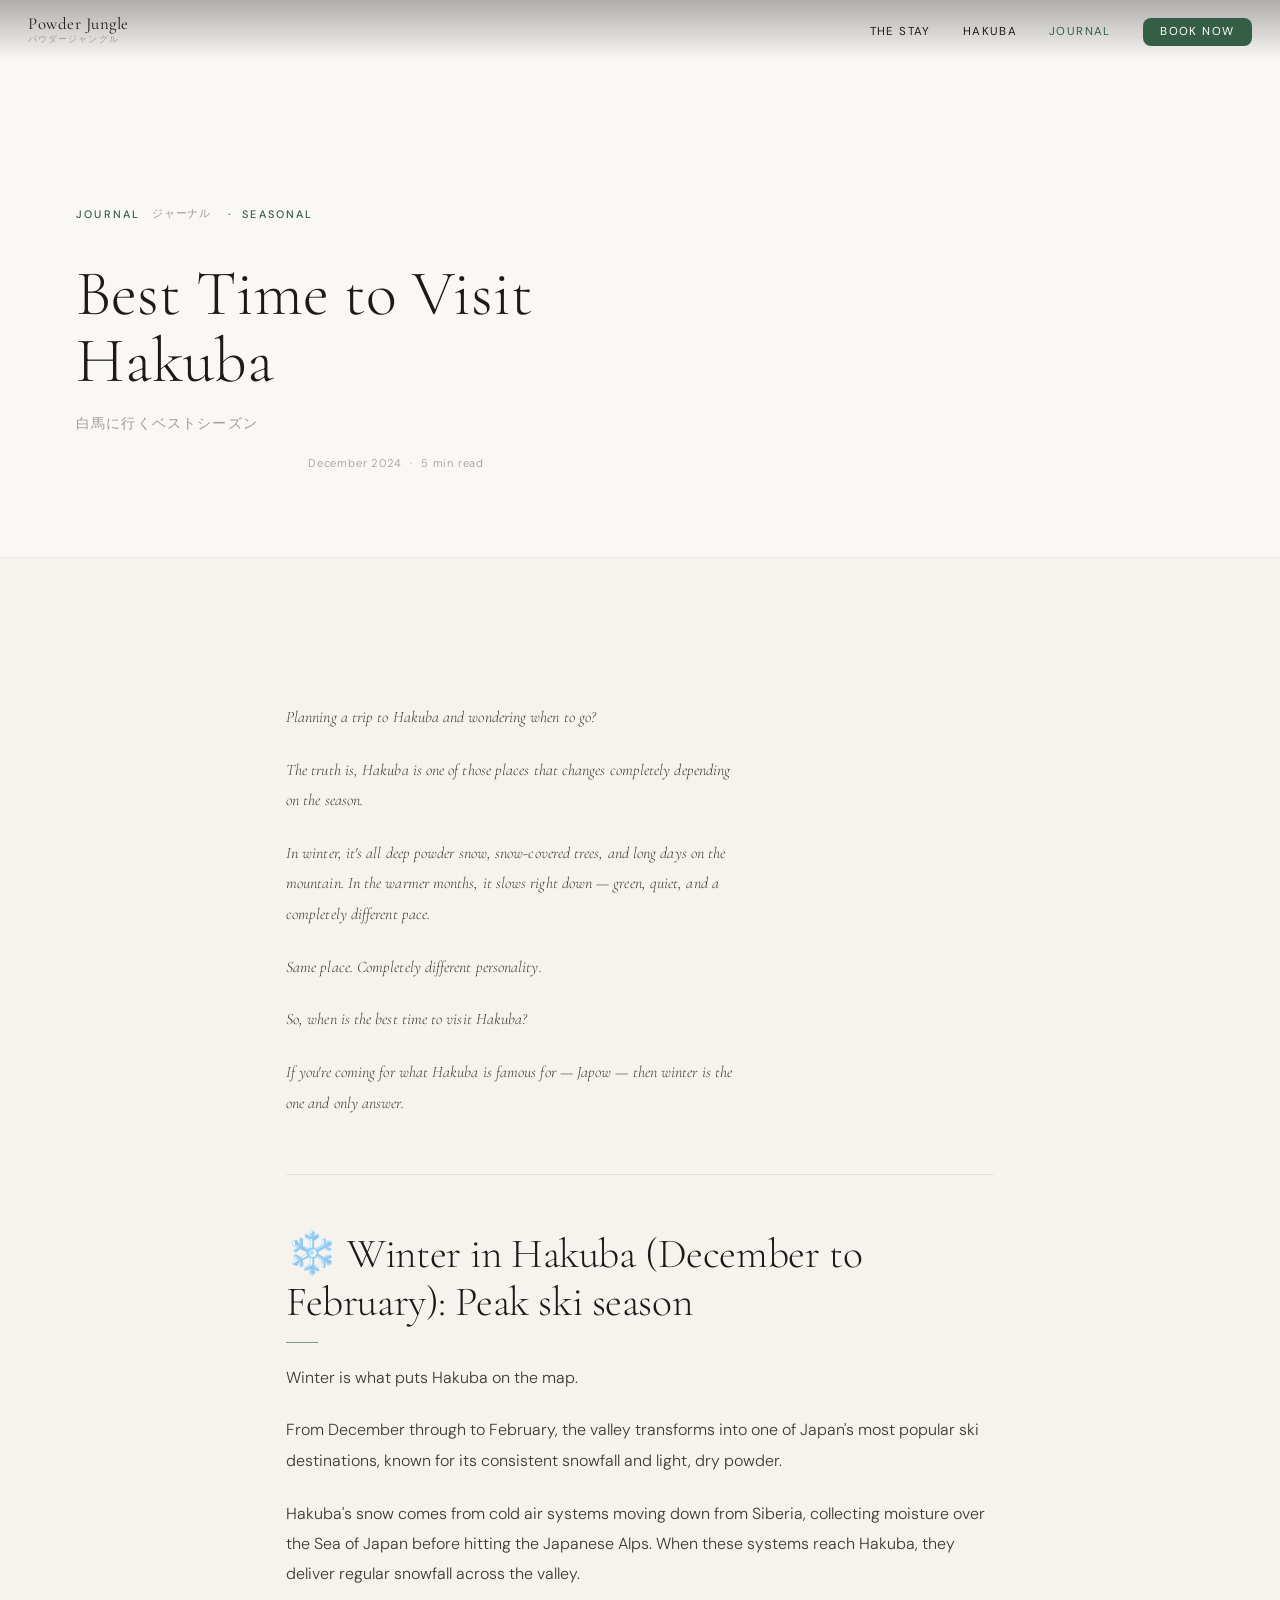
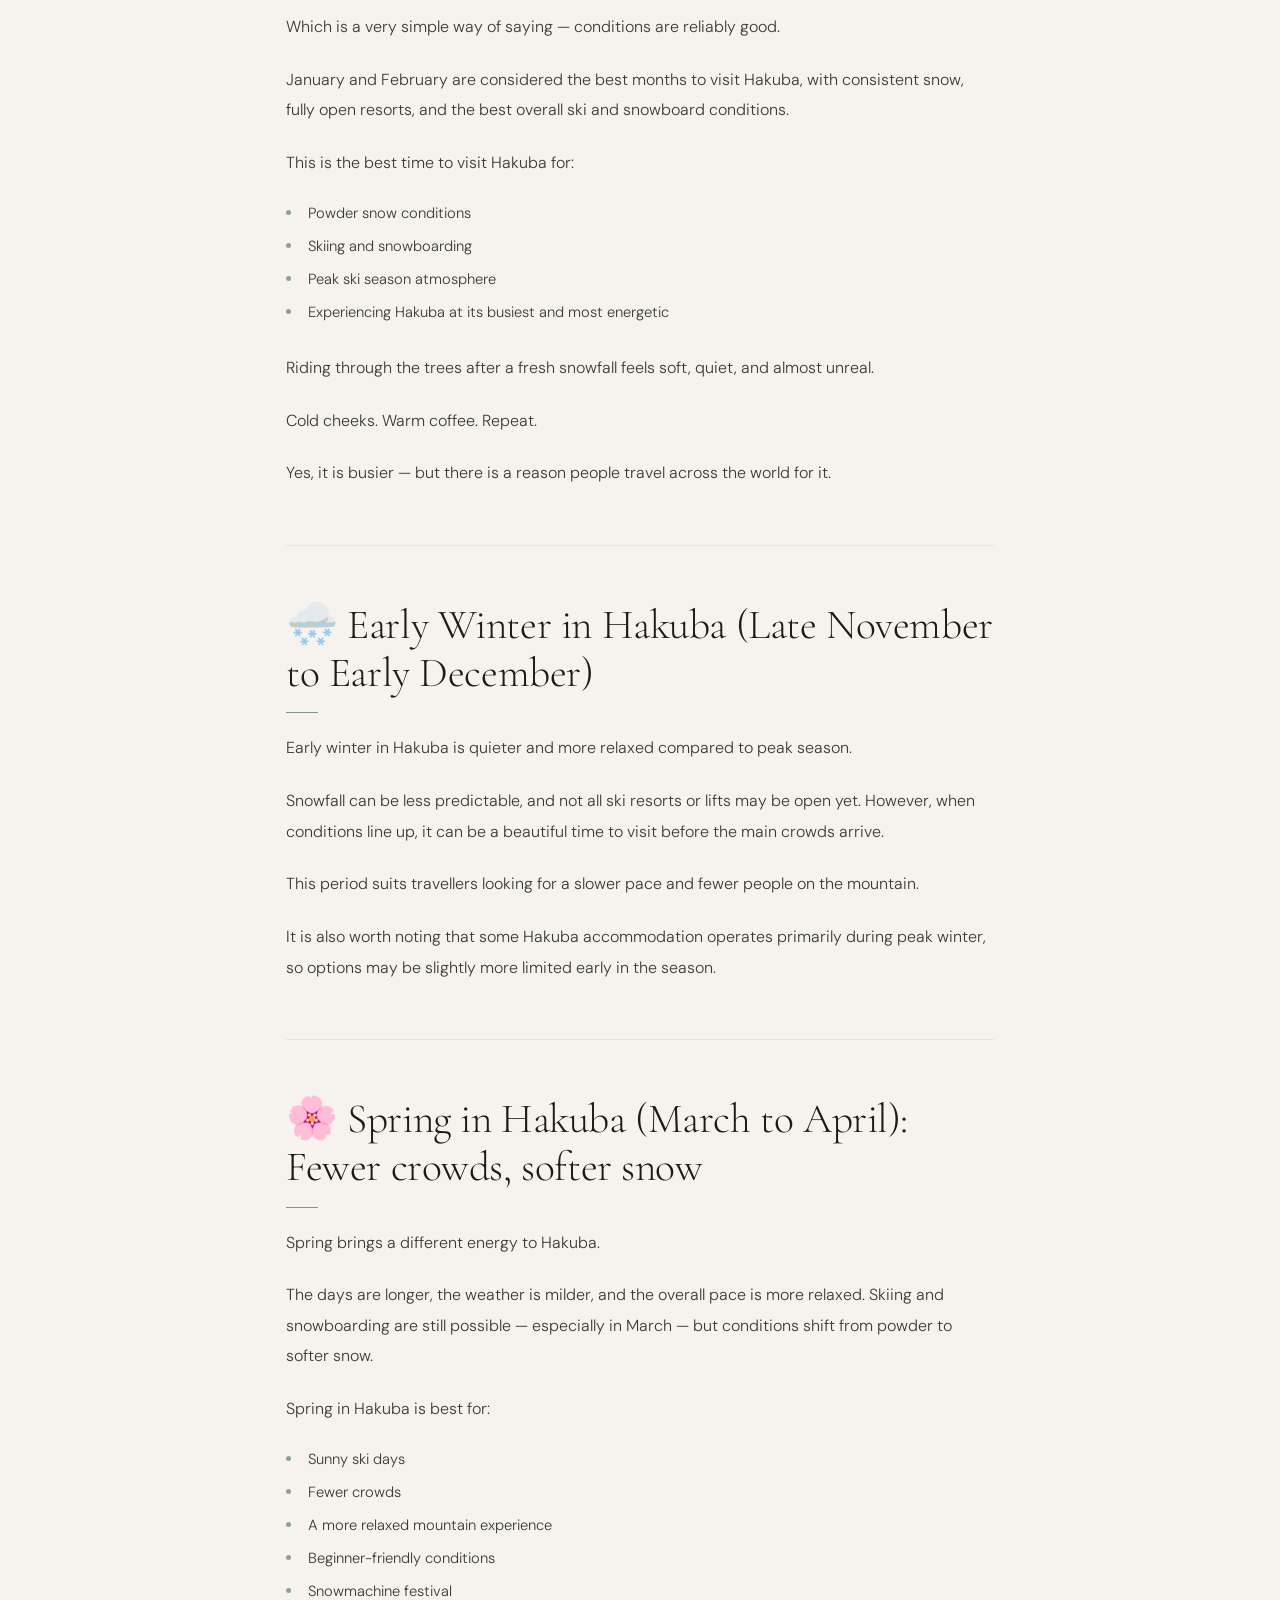
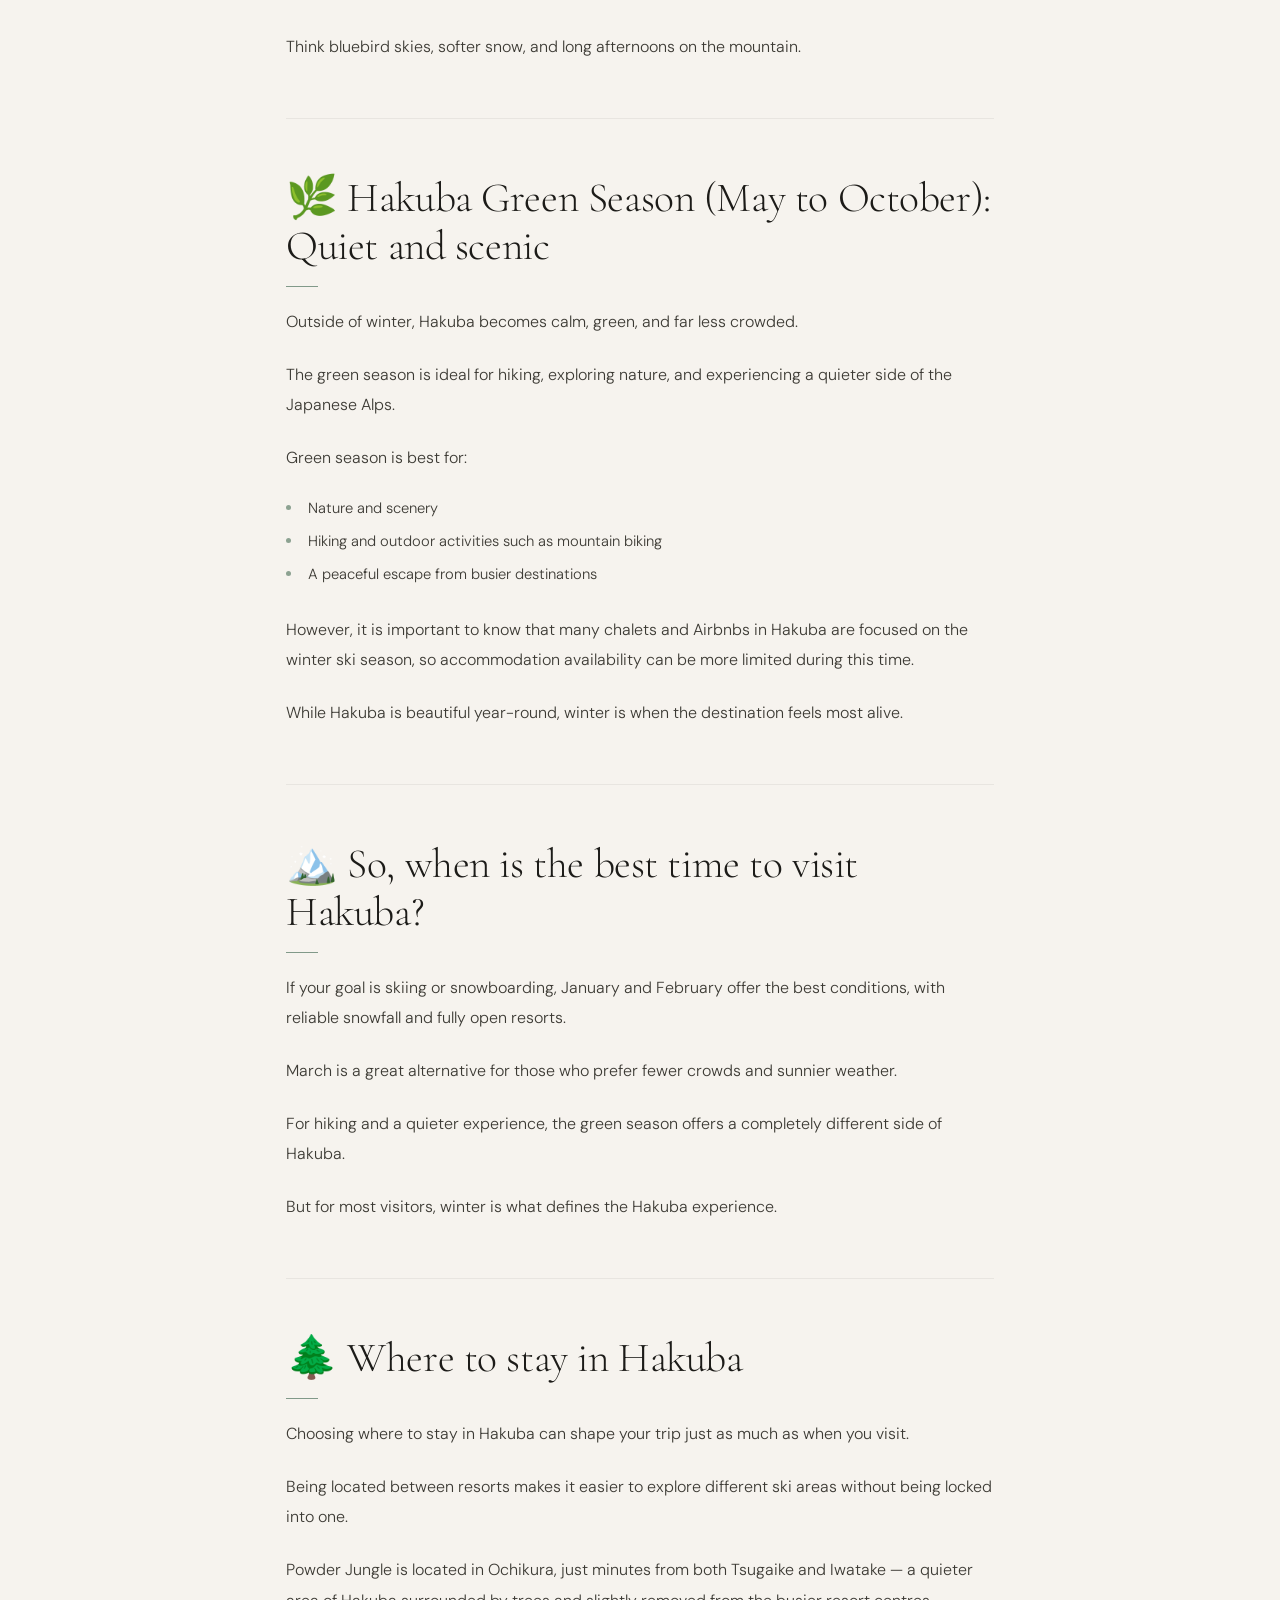
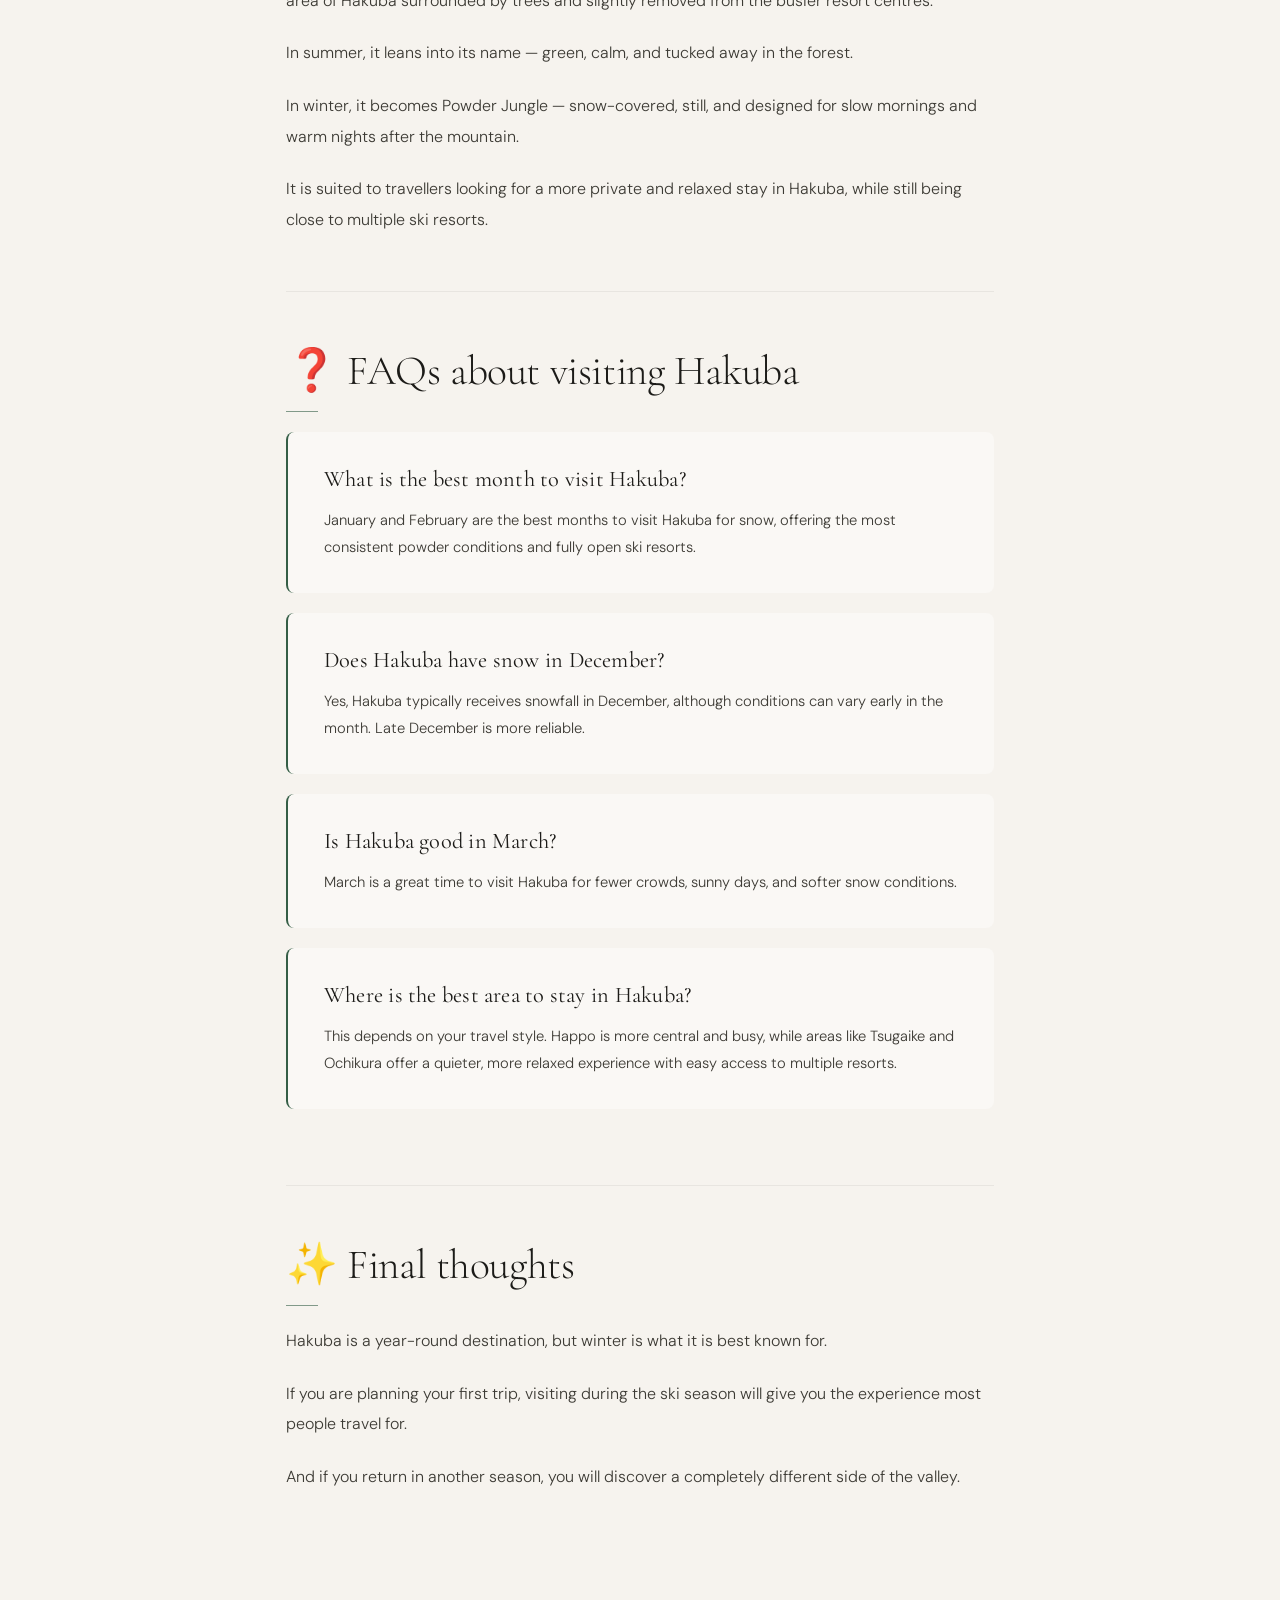
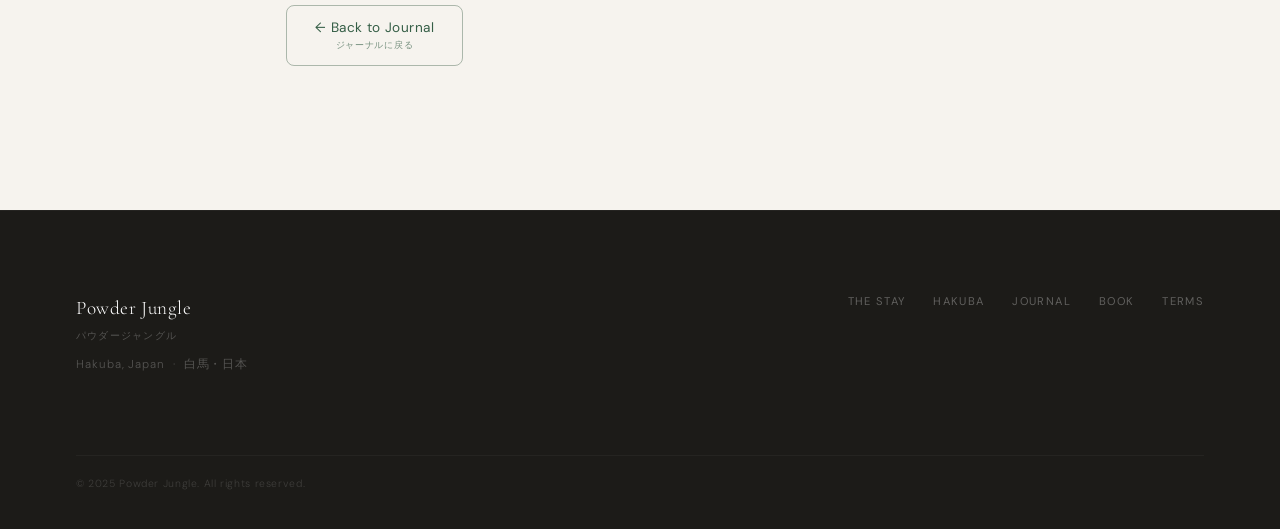
<file: best-time-to-visit-hakuba.html>
<!DOCTYPE html>
<html lang="en">
<head>
  <meta charset="UTF-8" />
  <meta name="viewport" content="width=device-width, initial-scale=1.0" />
  <title>Best Time to Visit Hakuba – Powder Jungle Journal</title>
  <meta name="description" content="Hakuba runs from November through to spring — but the sweet spot for powder is January and February. Here's what to expect season by season." />
  <link rel="stylesheet" href="../styles.css" />
  <link rel="stylesheet" href="../blog.css" />
  <link rel="preconnect" href="https://fonts.googleapis.com" />
  <link rel="preconnect" href="https://fonts.gstatic.com" crossorigin />
  <link href="https://fonts.googleapis.com/css2?family=Cormorant+Garamond:ital,wght@0,300;0,400;1,300;1,400&family=DM+Sans:opsz,wght@9..40,300;9..40,400;9..40,500&display=swap" rel="stylesheet" />
</head>
<body>

  <!-- NAVIGATION -->
  <nav class="nav nav--light" id="nav">
    <a href="../index.html" class="nav__logo">
      <span class="nav__logo-en">Powder Jungle</span>
      <span class="nav__logo-jp">パウダージャングル</span>
    </a>
    <ul class="nav__links">
      <li><a href="../index.html#stay">The Stay</a></li>
      <li><a href="../index.html#hakuba">Hakuba</a></li>
      <li><a href="../blog.html" class="nav__active">Journal</a></li>
      <li><a href="../index.html#book" class="nav__cta">Book Now</a></li>
    </ul>
    <button class="nav__burger" id="navBurger" aria-label="Open menu">
      <span></span><span></span><span></span>
    </button>
  </nav>

  <!-- Mobile nav -->
  <div class="nav__mobile" id="navMobile">
    <button class="nav__mobile-close" id="navClose" aria-label="Close menu">✕</button>
    <ul>
      <li><a href="../index.html#stay" class="mobile-link">The Stay</a></li>
      <li><a href="../index.html#hakuba" class="mobile-link">Hakuba</a></li>
      <li><a href="../blog.html" class="mobile-link">Journal</a></li>
      <li><a href="../index.html#book" class="mobile-link">Book Now</a></li>
    </ul>
  </div>

  <!-- ARTICLE HERO -->
  <header class="blog-hero">
    <div class="container">
      <div class="blog-hero__inner">
        <div class="section-label reveal">
          Journal <span class="jp">ジャーナル</span>
          &nbsp;·&nbsp; Seasonal
        </div>
        <h1 class="blog-hero__title reveal">Best Time to Visit Hakuba</h1>
        <p class="blog-hero__title-jp reveal">白馬に行くベストシーズン</p>
        <div class="blog-card__meta reveal" style="justify-content:center; margin-top: 1rem;">
          <time>December 2024</time>
          <span>·</span>
          <span>5 min read</span>
        </div>
      </div>
    </div>
  </header>

  <!-- ARTICLE CONTENT -->
  <main class="terms-main section-pad">
    <div class="container container--narrow">

      <article class="article-body">

        <div class="article-intro">
          <p>Planning a trip to Hakuba and wondering when to go?</p>
          <p>The truth is, Hakuba is one of those places that changes completely depending on the season.</p>
          <p>In winter, it's all deep powder snow, snow-covered trees, and long days on the mountain. In the warmer months, it slows right down — green, quiet, and a completely different pace.</p>
          <p>Same place. Completely different personality.</p>
          <p>So, when is the best time to visit Hakuba?</p>
          <p>If you're coming for what Hakuba is famous for — Japow — then winter is the one and only answer.</p>
        </div>

        <section class="article-section">
          <h2>❄️ Winter in Hakuba (December to February): Peak ski season</h2>
          <p>Winter is what puts Hakuba on the map.</p>
          <p>From December through to February, the valley transforms into one of Japan's most popular ski destinations, known for its consistent snowfall and light, dry powder.</p>
          <p>Hakuba's snow comes from cold air systems moving down from Siberia, collecting moisture over the Sea of Japan before hitting the Japanese Alps. When these systems reach Hakuba, they deliver regular snowfall across the valley.</p>
          <p>Which is a very simple way of saying — conditions are reliably good.</p>
          <p>January and February are considered the best months to visit Hakuba, with consistent snow, fully open resorts, and the best overall ski and snowboard conditions.</p>
          <p>This is the best time to visit Hakuba for:</p>
          <ul>
            <li>Powder snow conditions</li>
            <li>Skiing and snowboarding</li>
            <li>Peak ski season atmosphere</li>
            <li>Experiencing Hakuba at its busiest and most energetic</li>
          </ul>
          <p>Riding through the trees after a fresh snowfall feels soft, quiet, and almost unreal.</p>
          <p>Cold cheeks. Warm coffee. Repeat.</p>
          <p>Yes, it is busier — but there is a reason people travel across the world for it.</p>
        </section>

        <section class="article-section">
          <h2>🌨️ Early Winter in Hakuba (Late November to Early December)</h2>
          <p>Early winter in Hakuba is quieter and more relaxed compared to peak season.</p>
          <p>Snowfall can be less predictable, and not all ski resorts or lifts may be open yet. However, when conditions line up, it can be a beautiful time to visit before the main crowds arrive.</p>
          <p>This period suits travellers looking for a slower pace and fewer people on the mountain.</p>
          <p>It is also worth noting that some Hakuba accommodation operates primarily during peak winter, so options may be slightly more limited early in the season.</p>
        </section>

        <section class="article-section">
          <h2>🌸 Spring in Hakuba (March to April): Fewer crowds, softer snow</h2>
          <p>Spring brings a different energy to Hakuba.</p>
          <p>The days are longer, the weather is milder, and the overall pace is more relaxed. Skiing and snowboarding are still possible — especially in March — but conditions shift from powder to softer snow.</p>
          <p>Spring in Hakuba is best for:</p>
          <ul>
            <li>Sunny ski days</li>
            <li>Fewer crowds</li>
            <li>A more relaxed mountain experience</li>
            <li>Beginner-friendly conditions</li>
            <li>Snowmachine festival</li>
          </ul>
          <p>Think bluebird skies, softer snow, and long afternoons on the mountain.</p>
        </section>

        <section class="article-section">
          <h2>🌿 Hakuba Green Season (May to October): Quiet and scenic</h2>
          <p>Outside of winter, Hakuba becomes calm, green, and far less crowded.</p>
          <p>The green season is ideal for hiking, exploring nature, and experiencing a quieter side of the Japanese Alps.</p>
          <p>Green season is best for:</p>
          <ul>
            <li>Nature and scenery</li>
            <li>Hiking and outdoor activities such as mountain biking</li>
            <li>A peaceful escape from busier destinations</li>
          </ul>
          <p>However, it is important to know that many chalets and Airbnbs in Hakuba are focused on the winter ski season, so accommodation availability can be more limited during this time.</p>
          <p>While Hakuba is beautiful year-round, winter is when the destination feels most alive.</p>
        </section>

        <section class="article-section">
          <h2>🏔️ So, when is the best time to visit Hakuba?</h2>
          <p>If your goal is skiing or snowboarding, January and February offer the best conditions, with reliable snowfall and fully open resorts.</p>
          <p>March is a great alternative for those who prefer fewer crowds and sunnier weather.</p>
          <p>For hiking and a quieter experience, the green season offers a completely different side of Hakuba.</p>
          <p>But for most visitors, winter is what defines the Hakuba experience.</p>
        </section>

        <section class="article-section">
          <h2>🌲 Where to stay in Hakuba</h2>
          <p>Choosing where to stay in Hakuba can shape your trip just as much as when you visit.</p>
          <p>Being located between resorts makes it easier to explore different ski areas without being locked into one.</p>
          <p>Powder Jungle is located in Ochikura, just minutes from both Tsugaike and Iwatake — a quieter area of Hakuba surrounded by trees and slightly removed from the busier resort centres.</p>
          <p>In summer, it leans into its name — green, calm, and tucked away in the forest.</p>
          <p>In winter, it becomes Powder Jungle — snow-covered, still, and designed for slow mornings and warm nights after the mountain.</p>
          <p>It is suited to travellers looking for a more private and relaxed stay in Hakuba, while still being close to multiple ski resorts.</p>
        </section>

        <section class="article-section article-faq">
          <h2>❓ FAQs about visiting Hakuba</h2>

          <div class="faq-item">
            <h3>What is the best month to visit Hakuba?</h3>
            <p>January and February are the best months to visit Hakuba for snow, offering the most consistent powder conditions and fully open ski resorts.</p>
          </div>

          <div class="faq-item">
            <h3>Does Hakuba have snow in December?</h3>
            <p>Yes, Hakuba typically receives snowfall in December, although conditions can vary early in the month. Late December is more reliable.</p>
          </div>

          <div class="faq-item">
            <h3>Is Hakuba good in March?</h3>
            <p>March is a great time to visit Hakuba for fewer crowds, sunny days, and softer snow conditions.</p>
          </div>

          <div class="faq-item">
            <h3>Where is the best area to stay in Hakuba?</h3>
            <p>This depends on your travel style. Happo is more central and busy, while areas like Tsugaike and Ochikura offer a quieter, more relaxed experience with easy access to multiple resorts.</p>
          </div>
        </section>

        <section class="article-section">
          <h2>✨ Final thoughts</h2>
          <p>Hakuba is a year-round destination, but winter is what it is best known for.</p>
          <p>If you are planning your first trip, visiting during the ski season will give you the experience most people travel for.</p>
          <p>And if you return in another season, you will discover a completely different side of the valley.</p>
        </section>

      </article>

      <!-- Back to journal -->
      <div class="terms-back" style="margin-top: 3rem;">
        <a href="../blog.html" class="btn btn--outline">
          <span class="btn__en">← Back to Journal</span>
          <span class="btn__jp">ジャーナルに戻る</span>
        </a>
      </div>

    </div>
  </main>

  <!-- FOOTER -->
  <footer class="footer">
    <div class="container">
      <div class="footer__inner">
        <div class="footer__brand">
          <p class="footer__name">Powder Jungle</p>
          <p class="footer__name-jp">パウダージャングル</p>
          <p class="footer__loc">Hakuba, Japan &nbsp;·&nbsp; 白馬・日本</p>
        </div>
        <nav class="footer__nav">
          <a href="../index.html#stay">The Stay</a>
          <a href="../index.html#hakuba">Hakuba</a>
          <a href="../blog.html">Journal</a>
          <a href="../index.html#book">Book</a>
          <a href="../terms.html">Terms</a>
        </nav>
      </div>
      <p class="footer__copy">© 2025 Powder Jungle. All rights reserved.</p>
    </div>
  </footer>

  <script src="../script.js"></script>
</body>
</html>
</file>
<file: styles.css>
/* ============================================================
   POWDER JUNGLE — styles.css  v4
   Boutique ski lodge · Hakuba, Japan
   Minimal · Calm · Spacious · Premium
   ============================================================ */

/* ------------------------------------------------------------
   CSS Variables
   ------------------------------------------------------------ */
:root {
  --color-bg:       #f6f3ee;
  --color-bg-alt:   #ece8e1;
  --color-dark:     #1c1b18;
  --color-mid:      #3c3a34;
  --color-light:    #7a766d;
  --color-muted:    #a09b93;
  --color-accent:   #355e46;
  --color-accent-h: #284938;
  --color-warm:     #c2955a;
  --color-white:    #ffffff;
  --color-snow:     #faf8f5;

  --font-display: 'Cormorant Garamond', Georgia, serif;
  --font-body:    'DM Sans', system-ui, sans-serif;

  --space-xs:  0.5rem;
  --space-sm:  1.125rem;
  --space-md:  2.25rem;
  --space-lg:  5rem;
  --space-xl:  9rem;

  --radius:     5px;
  --radius-lg:  8px;
  --transition: 0.4s cubic-bezier(0.25, 0.46, 0.45, 0.94);
  --nav-height: 60px;
}

/* ------------------------------------------------------------
   Reset & Base
   ------------------------------------------------------------ */
*, *::before, *::after { box-sizing: border-box; margin: 0; padding: 0; }

html {
  scroll-behavior: smooth;
  -webkit-font-smoothing: antialiased;
  -moz-osx-font-smoothing: grayscale;
}

body {
  background-color: var(--color-bg);
  color: var(--color-dark);
  font-family: var(--font-body);
  font-weight: 300;
  line-height: 1.85;
  overflow-x: hidden;
}

img { max-width: 100%; height: 100%; object-fit: cover; display: block; }
ul  { list-style: none; }
a   { color: inherit; text-decoration: none; }

/* ------------------------------------------------------------
   Japanese text utility
   ------------------------------------------------------------ */
.jp {
  display: block;
  font-family: var(--font-body);
  font-size: 0.8em;
  color: var(--color-muted);
  line-height: 1.8;
  margin-top: 0.3em;
  letter-spacing: 0.06em;
  font-weight: 300;
}

.btn__en {
  display: block;
  line-height: 1.2;
  font-weight: 400;
}
.btn__jp {
  display: block;
  font-size: 0.68em;
  letter-spacing: 0.08em;
  line-height: 1.3;
  margin-top: 0.25em;
  opacity: 0.65;
}

/* ------------------------------------------------------------
   Section labels
   ------------------------------------------------------------ */
.section-label {
  font-family: var(--font-body);
  font-size: 0.68rem;
  font-weight: 500;
  letter-spacing: 0.2em;
  text-transform: uppercase;
  color: var(--color-accent);
  margin-bottom: var(--space-md);
  display: flex;
  align-items: center;
  gap: 0.75rem;
}

.section-label .jp {
  display: inline;
  font-size: 1em;
  letter-spacing: 0.06em;
  color: var(--color-muted);
  text-transform: none;
  font-weight: 300;
  margin: 0;
}

.section-label--light      { color: rgba(255,255,255,0.45); }
.section-label--light .jp  { color: rgba(255,255,255,0.3); }

/* ------------------------------------------------------------
   Layout
   ------------------------------------------------------------ */
.container {
  width: 100%;
  max-width: 1200px;
  margin: 0 auto;
  padding: 0 var(--space-md);
}
.container--narrow { max-width: 780px; }

.section-pad {
  padding-top: var(--space-xl);
  padding-bottom: var(--space-xl);
}

/* ------------------------------------------------------------
   Scroll Reveal
   ------------------------------------------------------------ */
.reveal {
  opacity: 1;
  transform: translateY(0);
  transition: opacity 0.75s ease, transform 0.75s ease;
}
/* JS adds .js-ready to body first — only then animate in */
.js-ready .reveal {
  opacity: 0;
  transform: translateY(22px);
}
.js-ready .reveal.visible { opacity: 1; transform: translateY(0); }

.glance__grid  .reveal:nth-child(1) { transition-delay: 0.00s; }
.glance__grid  .reveal:nth-child(2) { transition-delay: 0.06s; }
.glance__grid  .reveal:nth-child(3) { transition-delay: 0.12s; }
.glance__grid  .reveal:nth-child(4) { transition-delay: 0.18s; }
.glance__grid  .reveal:nth-child(5) { transition-delay: 0.24s; }
.glance__grid  .reveal:nth-child(6) { transition-delay: 0.30s; }
.glance__grid  .reveal:nth-child(7) { transition-delay: 0.36s; }
.glance__grid  .reveal:nth-child(8) { transition-delay: 0.42s; }
.glance__grid  .reveal:nth-child(9) { transition-delay: 0.48s; }
.journal__grid .reveal:nth-child(1) { transition-delay: 0.00s; }
.journal__grid .reveal:nth-child(2) { transition-delay: 0.10s; }
.journal__grid .reveal:nth-child(3) { transition-delay: 0.20s; }

/* ------------------------------------------------------------
   Buttons
   ------------------------------------------------------------ */
.btn {
  display: inline-flex;
  flex-direction: column;
  align-items: center;
  justify-content: center;
  padding: 0.9rem 1.75rem;
  font-family: var(--font-body);
  font-size: 0.85rem;
  letter-spacing: 0.03em;
  border-radius: var(--radius-lg);
  transition: background-color var(--transition), border-color var(--transition), transform var(--transition);
  cursor: pointer;
  border: 1.5px solid transparent;
  text-align: center;
  min-height: 56px;
}

.btn--primary {
  background-color: var(--color-accent);
  color: var(--color-white);
  border-color: var(--color-accent);
}
.btn--primary:hover {
  background-color: var(--color-accent-h);
  border-color: var(--color-accent-h);
  transform: translateY(-2px);
}

.btn--ghost {
  background-color: rgba(255,255,255,0.08);
  color: var(--color-white);
  border-color: rgba(255,255,255,0.3);
  backdrop-filter: blur(6px);
}
.btn--ghost:hover {
  background-color: rgba(255,255,255,0.16);
  border-color: rgba(255,255,255,0.55);
  transform: translateY(-2px);
}

.btn--outline {
  background-color: transparent;
  color: var(--color-accent);
  border-color: rgba(61, 94, 70, 0.4);
}
.btn--outline:hover {
  background-color: var(--color-accent);
  color: var(--color-white);
  border-color: var(--color-accent);
  transform: translateY(-2px);
}

/* ------------------------------------------------------------
   Navigation — refined: subtle gradient, improved contrast
   ------------------------------------------------------------ */
.nav {
  position: fixed;
  top: 0; left: 0; right: 0;
  z-index: 100;
  display: flex;
  align-items: center;
  justify-content: space-between;
  height: var(--nav-height);
  padding: 0 1.75rem;
  transition: height 0.4s ease, background-color 0.45s ease, box-shadow 0.45s ease;
  background: linear-gradient(
    to bottom,
    rgba(0, 0, 0, 0.30) 0%,
    rgba(0, 0, 0, 0.00) 100%
  );
}

.nav.scrolled {
  height: 52px;
  background: rgba(246, 243, 238, 0.96);
  backdrop-filter: blur(14px);
  -webkit-backdrop-filter: blur(14px);
  box-shadow: 0 1px 0 rgba(0,0,0,0.05);
}

.nav__logo {
  display: flex;
  flex-direction: column;
  line-height: 1;
  gap: 3px;
}
.nav__logo-en {
  font-family: var(--font-display);
  font-size: 1.05rem;
  font-weight: 400;
  color: rgba(255,255,255,0.97);
  transition: color 0.4s ease;
  letter-spacing: 0.03em;
}
.nav__logo-jp {
  font-size: 0.56rem;
  color: rgba(255,255,255,0.55);
  letter-spacing: 0.12em;
  transition: color 0.4s ease;
}
.nav.scrolled .nav__logo-en { color: var(--color-dark); }
.nav.scrolled .nav__logo-jp { color: var(--color-muted); }

.nav__links {
  display: flex;
  align-items: center;
  gap: 2rem;
}
.nav__links a {
  font-size: 0.72rem;
  font-weight: 400;
  letter-spacing: 0.12em;
  text-transform: uppercase;
  color: rgba(255,255,255,0.90);
  transition: color var(--transition);
}
.nav.scrolled .nav__links a { color: var(--color-mid); }
.nav__links a:hover { color: var(--color-accent); }

.nav__cta {
  background-color: var(--color-accent) !important;
  color: var(--color-white) !important;
  padding: 0.4rem 1.1rem;
  border-radius: var(--radius-lg);
  transition: background-color var(--transition) !important;
}
.nav__cta:hover { background-color: var(--color-accent-h) !important; }

.nav__burger {
  display: none;
  flex-direction: column;
  justify-content: center;
  gap: 5px;
  background: none; border: none;
  cursor: pointer;
  padding: 6px;
  width: 36px; height: 36px;
}
.nav__burger span {
  display: block;
  width: 20px; height: 1.5px;
  background-color: rgba(255,255,255,0.95);
  transition: background-color 0.4s ease;
  border-radius: 1px;
}
.nav.scrolled .nav__burger span { background-color: var(--color-dark); }

.nav__mobile {
  position: fixed; inset: 0;
  z-index: 200;
  background-color: var(--color-dark);
  display: flex; flex-direction: column;
  justify-content: center; align-items: center;
  transform: translateX(100%);
  transition: transform 0.5s cubic-bezier(0.77, 0, 0.175, 1);
}
.nav__mobile.open { transform: translateX(0); }
.nav__mobile ul {
  display: flex; flex-direction: column;
  align-items: center; gap: 2rem;
}
.nav__mobile a {
  font-family: var(--font-display);
  font-size: 2.5rem; font-weight: 300;
  color: var(--color-white); letter-spacing: 0.02em;
  transition: color var(--transition);
}
.nav__mobile a:hover { color: rgba(255,255,255,0.5); }

.nav__mobile-close {
  position: absolute;
  top: 1.25rem; right: 1.75rem;
  background: none; border: none;
  color: rgba(255,255,255,0.5); font-size: 1.2rem;
  cursor: pointer; transition: color var(--transition);
}
.nav__mobile-close:hover { color: var(--color-white); }

/* ------------------------------------------------------------
   Hero — refined: cinematic overlay, open type, specs removed
   ------------------------------------------------------------ */
.hero {
  position: relative;
  height: 100svh; min-height: 620px;
  display: flex; align-items: flex-end;
  overflow: hidden;
}

.hero__video {
  position: absolute; inset: 0;
  width: 100%; height: 100%;
  object-fit: cover;
  background-color: #141a12;
}

.hero__overlay {
  position: absolute; inset: 0;
  background: linear-gradient(
    to bottom,
    rgba(0, 0, 0, 0.08) 0%,
    rgba(0, 0, 0, 0.04) 28%,
    rgba(0, 0, 0, 0.52) 65%,
    rgba(0, 0, 0, 0.80) 100%
  );
}

.hero__content {
  position: relative; z-index: 2;
  width: 100%; max-width: 1200px;
  margin: 0 auto;
  padding: 0 1.75rem 6rem;
  display: flex;
  flex-direction: column;
  align-items: flex-start;
}

@keyframes heroFade {
  from { opacity: 0; transform: translateY(10px); }
  to   { opacity: 1; transform: translateY(0); }
}

.hero__eyebrow {
  font-size: 0.67rem; font-weight: 400;
  letter-spacing: 0.24em; text-transform: uppercase;
  color: rgba(255,255,255,0.60);
  margin-bottom: 1.5rem;
  animation: heroFade 1.6s ease forwards;
  animation-delay: 0.2s;
  opacity: 0;
}

.hero__title {
  display: flex; flex-direction: column;
  gap: 1rem; margin-bottom: 2.25rem;
  animation: heroFade 1.6s ease forwards;
  animation-delay: 0.4s;
  opacity: 0;
}
.hero__title-en {
  font-family: var(--font-display);
  font-size: clamp(2.8rem, 8vw, 7.5rem);
  font-weight: 300;
  color: var(--color-white);
  line-height: 0.93;
  letter-spacing: 0.025em;
}
.hero__title-jp {
  font-family: var(--font-body);
  font-size: clamp(0.78rem, 1.8vw, 1.25rem);
  font-weight: 300;
  color: rgba(255,255,255,0.50);
  letter-spacing: 0.18em;
}

.hero__tagline {
  font-family: var(--font-display);
  font-size: clamp(1.05rem, 2vw, 1.4rem);
  font-weight: 300; font-style: italic;
  color: rgba(255,255,255,0.95);
  line-height: 1.5;
  margin-bottom: 3rem;
  animation: heroFade 1.6s ease forwards;
  animation-delay: 0.55s;
  opacity: 0;
}
.hero__tagline .jp {
  font-style: normal; font-family: var(--font-body);
  font-size: 0.68em;
  color: rgba(255,255,255,0.45);
  margin-top: 0.5em; letter-spacing: 0.07em;
  display: block;
}

.hero__sub {
  font-size: clamp(0.9rem, 1.4vw, 1.05rem);
  font-weight: 300;
  color: rgba(255,255,255,0.7);
  line-height: 1.6;
  margin-bottom: 2rem;
  animation: heroFade 1.6s ease forwards;
  animation-delay: 0.65s;
  opacity: 0;
}
.hero__sub .jp {
  font-size: 0.78em;
  color: rgba(255,255,255,0.35);
  margin-top: 0.12em; letter-spacing: 0.06em;
  display: block;
}

.hero__actions {
  display: flex; flex-wrap: wrap;
  gap: 1rem; margin-bottom: 2.75rem;
  animation: heroFade 1.6s ease forwards;
  animation-delay: 0.75s;
  opacity: 0;
}

/* Specs removed from HTML — hidden here as safety net */
.hero__specs { display: none; }

.hero__scroll {
  position: absolute;
  bottom: 2.25rem; right: 1.75rem; z-index: 2;
}
.hero__scroll span {
  display: block; width: 1px; height: 48px;
  background: linear-gradient(to bottom, rgba(255,255,255,0), rgba(255,255,255,0.38));
  animation: scrollLine 2.5s ease infinite;
}
@keyframes scrollLine {
  0%   { transform: scaleY(0); transform-origin: top; }
  50%  { transform: scaleY(1); transform-origin: top; }
  51%  { transform: scaleY(1); transform-origin: bottom; }
  100% { transform: scaleY(0); transform-origin: bottom; }
}

/* ------------------------------------------------------------
   Intro — portrait video
   ------------------------------------------------------------ */
.intro {
  background-color: var(--color-snow);
  padding: var(--space-xl) 0;
}

.intro__inner {
  display: flex;
  flex-direction: column;
  align-items: center;
  gap: var(--space-lg);
}

.intro__text {
  text-align: center;
  max-width: 540px;
}

.intro__heading {
  font-family: var(--font-display);
  font-size: clamp(2rem, 4vw, 3.2rem);
  font-weight: 300;
  color: var(--color-dark);
  line-height: 1.2;
  letter-spacing: -0.01em;
  margin-bottom: 1.25rem;
}

.intro__sub {
  font-size: clamp(0.88rem, 1.4vw, 1rem);
  font-weight: 300;
  color: var(--color-light);
  line-height: 1.75;
  letter-spacing: 0.02em;
}

.intro__video-wrap {
  width: 100%;
  max-width: 380px;
  border-radius: 14px;
  box-shadow: 0 24px 64px rgba(0,0,0,0.1);
}

.intro__video-wrap video {
  display: block;
  width: 100%;
  height: auto;
  border-radius: 14px;
}

/* ------------------------------------------------------------
   The Experience — refined: no borders, open spacing
   ------------------------------------------------------------ */
.glance { background-color: var(--color-bg); }

.glance__header {
  margin-bottom: 5rem;
}

.glance .section-label {
  letter-spacing: 0.22em;
  font-weight: 400;
  margin-bottom: 0;
}

.glance__grid {
  display: grid;
  grid-template-columns: repeat(4, 1fr);
  column-gap: 3rem;
  row-gap: 0;
  background-color: transparent;
  border: none;
}

.glance__item {
  background-color: transparent;
  padding: 2.5rem 0;
  display: flex;
  flex-direction: column;
  border: none;
  transition: none;
}

.glance__item:nth-last-child(-n+4) { border-bottom: none; }

.glance__icon {
  width: 11px; height: 11px;
  color: var(--color-accent);
  margin-bottom: 1.5rem;
  flex-shrink: 0;
  opacity: 0.35;
}
.glance__icon svg { width: 100%; height: 100%; }

.glance__en {
  font-size: 0.92rem;
  font-weight: 400;
  color: var(--color-dark);
  line-height: 1.45;
  margin-bottom: 0.65rem;
  letter-spacing: 0.01em;
}

.glance__jp {
  font-size: 0.62rem;
  color: var(--color-muted);
  letter-spacing: 0.09em;
  line-height: 1.6;
  opacity: 0.58;
}

/* ------------------------------------------------------------
   The Stay / Amenities
   ------------------------------------------------------------ */
.stay { background-color: var(--color-bg-alt); }

.stay__inner {
  display: grid;
  grid-template-columns: 1fr 1.1fr;
  gap: var(--space-xl);
  align-items: start;
}

.stay__heading {
  font-family: var(--font-display);
  font-size: clamp(1.5rem, 3vw, 2.2rem);
  font-weight: 300;
  line-height: 1.3;
  color: var(--color-dark);
  margin-bottom: var(--space-md);
}

.stay__list { display: flex; flex-direction: column; }

.stay__list--group {
  margin-top: 2.25rem;
  padding-top: 2.25rem;
  border-top: 1px solid rgba(0,0,0,0.04);
}

.stay__list-item {
  display: flex;
  flex-direction: column;
  padding: 1rem 0;
  border-bottom: 1px solid rgba(0,0,0,0.04);
}
.stay__list-item:last-child { border-bottom: none; }

.stay__list-item .en {
  font-size: 0.9rem; font-weight: 400;
  color: var(--color-dark); line-height: 1.4;
}
.stay__list-item .jp {
  font-size: 0.67rem; color: var(--color-muted);
  letter-spacing: 0.07em; margin-top: 0.4rem;
  opacity: 0.62; line-height: 1.5;
}

.stay__image {
  position: sticky;
  top: calc(var(--nav-height) + var(--space-md));
  margin-top: var(--space-xl);
  aspect-ratio: 4/5;
  border-radius: var(--radius);
  overflow: hidden;
}
.stay__image img {
  width: 100%; height: 100%;
  filter: saturate(0.92);
  transition: transform 0.7s ease;
}
.stay__image:hover img { transform: scale(1.03); }

/* ------------------------------------------------------------
   Gallery
   ------------------------------------------------------------ */
.gallery { background-color: var(--color-bg); }

.gallery__heading {
  font-family: var(--font-display);
  font-size: clamp(1.5rem, 3vw, 2.2rem);
  font-weight: 300;
  line-height: 1.3;
  color: var(--color-dark);
  margin-bottom: var(--space-lg);
}
.gallery__heading .jp { margin-top: 0.2em; }

.gallery__track-wrap {
  position: relative;
  overflow: hidden;
  cursor: grab;
}
.gallery__track-wrap:active { cursor: grabbing; }

.gallery__track {
  display: flex;
  gap: 12px;
  padding: 0 var(--space-md) var(--space-sm);
  overflow-x: auto;
  scroll-snap-type: x mandatory;
  -webkit-overflow-scrolling: touch;
  scrollbar-width: none;
  scroll-behavior: smooth;
}
.gallery__track::-webkit-scrollbar { display: none; }

.gallery__slide {
  flex: 0 0 auto;
  width: 62vw;
  max-width: 760px;
  height: 480px;
  border-radius: var(--radius-lg);
  overflow: hidden;
  scroll-snap-align: start;
  background-color: var(--color-bg-alt);
}
.gallery__slide img {
  width: 100%; height: 100%;
  object-fit: cover;
  filter: saturate(0.92);
  transition: filter 0.6s ease;
  pointer-events: none;
}
.gallery__slide:hover img { filter: saturate(1); }

.gallery__arrow {
  position: absolute;
  top: 50%; transform: translateY(-50%);
  z-index: 10;
  width: 44px; height: 44px;
  border-radius: 50%;
  background-color: rgba(255,255,255,0.9);
  border: 1px solid rgba(0,0,0,0.08);
  cursor: pointer;
  display: flex; align-items: center; justify-content: center;
  transition: background-color var(--transition), opacity var(--transition);
  box-shadow: 0 2px 12px rgba(0,0,0,0.1);
}
.gallery__arrow svg { width: 18px; height: 18px; color: var(--color-dark); }
.gallery__arrow:hover { background-color: var(--color-white); }
.gallery__arrow--prev { left: 1.25rem; }
.gallery__arrow--next { right: 1.25rem; }
.gallery__arrow.hidden { opacity: 0; pointer-events: none; }

.gallery__dots {
  display: flex;
  justify-content: center;
  gap: 6px;
  padding-top: var(--space-sm);
}
.gallery__dot {
  width: 6px; height: 6px;
  border-radius: 50%;
  background-color: rgba(0,0,0,0.18);
  transition: background-color var(--transition), width var(--transition);
  cursor: pointer;
  border: none;
  padding: 0;
}
.gallery__dot.active {
  background-color: var(--color-accent);
  width: 18px;
  border-radius: 3px;
}

/* ------------------------------------------------------------
   Hakuba / Location
   ------------------------------------------------------------ */
.hakuba {
  position: relative;
  min-height: 68vh;
  display: flex; align-items: center;
  overflow: hidden;
}
.hakuba__bg { position: absolute; inset: 0; }
.hakuba__bg img {
  width: 100%; height: 100%;
  object-fit: cover; object-position: center 30%;
  filter: saturate(0.85);
}
.hakuba__overlay {
  position: absolute; inset: 0;
  background: linear-gradient(rgba(0,0,0,0.6), rgba(0,0,0,0.35));
}

.hakuba__content { position: relative; z-index: 2; max-width: 520px; }

.hakuba__heading {
  font-family: var(--font-display);
  font-size: clamp(1.9rem, 3.8vw, 3.2rem);
  font-weight: 300;
  color: var(--color-white);
  line-height: 1.15;
  margin-bottom: 0.3rem;
}
.hakuba__heading-jp {
  font-size: 0.8rem;
  color: rgba(255,255,255,0.42);
  letter-spacing: 0.1em;
  margin-bottom: 1.75rem;
  font-weight: 300;
}
.hakuba__sub {
  font-size: 0.93rem;
  color: rgba(255,255,255,0.65);
  margin-bottom: 4rem;
  line-height: 1.8;
  font-weight: 300;
}

.hakuba__stats {
  display: grid;
  grid-template-columns: 1fr 1fr;
  gap: 2.5rem 3.5rem;
}
.hakuba__stat { display: flex; flex-direction: column; gap: 0.5rem; }
.hakuba__stat-num {
  font-family: var(--font-display);
  font-size: 3.4rem;
  font-weight: 300;
  color: var(--color-white);
  line-height: 1;
  letter-spacing: -0.02em;
}
.hakuba__stat-label {
  font-size: 0.65rem; font-weight: 400;
  color: rgba(255,255,255,0.38);
  letter-spacing: 0.1em; line-height: 1.5;
  text-transform: uppercase;
}
.hakuba__stat-label .jp {
  display: block;
  color: rgba(255,255,255,0.22);
  font-size: 0.88em; letter-spacing: 0.04em;
  text-transform: none; margin-top: 0.15em;
}

/* ------------------------------------------------------------
   Journal
   ------------------------------------------------------------ */
.journal { background-color: var(--color-snow); }

.journal__header {
  display: flex;
  justify-content: space-between;
  align-items: flex-end;
  margin-bottom: var(--space-lg);
  gap: var(--space-md); flex-wrap: wrap;
}
.journal__heading {
  font-family: var(--font-display);
  font-size: clamp(1.4rem, 2.8vw, 2rem);
  font-weight: 300;
  line-height: 1.3; color: var(--color-dark);
}
.journal__heading .jp { margin-top: 0.15em; }

.journal__grid {
  display: grid;
  grid-template-columns: repeat(3, 1fr);
  gap: var(--space-md);
}

.journal__card {
  background-color: var(--color-bg);
  border-radius: var(--radius-lg);
  overflow: hidden;
  transition: transform var(--transition), box-shadow var(--transition);
}
.journal__card:hover {
  transform: translateY(-5px);
  box-shadow: 0 16px 40px rgba(0,0,0,0.07);
}

.journal__card-img {
  aspect-ratio: 16/10; overflow: hidden;
  background-color: var(--color-bg-alt);
}
.journal__card-img img {
  width: 100%; height: 100%;
  filter: saturate(0.9);
  transition: transform 0.7s ease, filter 0.7s ease;
}
.journal__card:hover .journal__card-img img {
  transform: scale(1.05); filter: saturate(1);
}

.journal__card-body { padding: 1.25rem 1.25rem 1.5rem; }

.journal__tag {
  display: inline-block;
  font-size: 0.62rem; font-weight: 500;
  letter-spacing: 0.16em; text-transform: uppercase;
  color: var(--color-accent); margin-bottom: 0.55rem;
}
.journal__card-title {
  font-family: var(--font-display);
  font-size: 1.15rem; font-weight: 400;
  line-height: 1.3; color: var(--color-dark);
  margin-bottom: 0.15em;
}
.journal__card-title-jp {
  font-size: 0.73rem; color: var(--color-muted);
  margin-bottom: 0.75rem; letter-spacing: 0.06em;
}
.journal__link {
  font-size: 0.73rem; font-weight: 500;
  letter-spacing: 0.1em; color: var(--color-accent);
  transition: letter-spacing var(--transition);
}
.journal__link:hover { letter-spacing: 0.18em; }

/* ------------------------------------------------------------
   FAQ
   ------------------------------------------------------------ */
.faq { background-color: var(--color-bg-alt); }
.faq__list { display: flex; flex-direction: column; }
.faq__item { border-bottom: 1px solid rgba(0,0,0,0.06); }

.faq__question {
  width: 100%; background: none; border: none;
  padding: 1.2rem 0; cursor: pointer;
  display: grid;
  grid-template-columns: 1fr auto auto;
  align-items: center;
  gap: 0.75rem; text-align: left;
}
.faq__q-en {
  font-family: var(--font-body);
  font-size: 0.9rem; font-weight: 400;
  color: var(--color-dark); line-height: 1.4;
}
.faq__q-jp {
  font-size: 0.72rem;
  color: var(--color-muted); letter-spacing: 0.06em;
}
.faq__icon {
  font-size: 1.15rem; font-weight: 300;
  color: var(--color-accent);
  transition: transform var(--transition);
  width: 20px; text-align: center;
}
.faq__question[aria-expanded="true"] .faq__icon { transform: rotate(45deg); }

.faq__answer { display: none; padding-bottom: 1.2rem; }
.faq__answer.open { display: block; }
.faq__answer p {
  font-size: 0.875rem; color: var(--color-mid);
  line-height: 1.85; max-width: 580px;
}
.faq__answer .jp {
  font-size: 0.77rem; color: var(--color-muted);
  margin-top: 0.35em; letter-spacing: 0.06em; display: block;
}

/* ------------------------------------------------------------
   Reservations
   ------------------------------------------------------------ */
.book { background-color: var(--color-dark); text-align: center; }
.book__inner { max-width: 480px; margin: 0 auto; }

.book .section-label {
  justify-content: center;
  color: rgba(255,255,255,0.28);
}
.book .section-label .jp { color: rgba(255,255,255,0.16); }

.book__heading {
  font-family: var(--font-display);
  font-size: clamp(2.4rem, 5vw, 3.8rem);
  font-weight: 300; color: var(--color-white);
  line-height: 1.1; margin-bottom: var(--space-lg);
  letter-spacing: -0.01em;
}

.book__actions {
  display: flex; flex-direction: column;
  gap: 1rem; align-items: center;
}

.btn--book-primary,
.btn--book-outline {
  display: inline-flex;
  align-items: center; justify-content: center;
  width: 100%; max-width: 300px;
  padding: 1.1rem 2rem; border-radius: 8px;
  font-family: var(--font-body);
  font-size: 0.82rem; font-weight: 400;
  letter-spacing: 0.1em; text-transform: uppercase;
  cursor: pointer; border: 1px solid transparent;
  transition: transform 0.25s ease, background-color 0.25s ease, border-color 0.25s ease, color 0.25s ease;
}

.btn--book-primary:hover,
.btn--book-outline:hover { transform: translateY(-2px); }

.btn--book-primary {
  background-color: var(--color-accent);
  color: var(--color-white); border-color: var(--color-accent);
}
.btn--book-primary:hover {
  background-color: var(--color-accent-h);
  border-color: var(--color-accent-h);
}

.btn--book-outline {
  background-color: transparent;
  color: rgba(255,255,255,0.55);
  border-color: rgba(255,255,255,0.12);
}
.btn--book-outline:hover {
  color: rgba(255,255,255,0.85);
  border-color: rgba(255,255,255,0.28);
}

/* ------------------------------------------------------------
   Footer
   ------------------------------------------------------------ */
.footer {
  background-color: var(--color-dark);
  border-top: 1px solid rgba(255,255,255,0.04);
  padding: var(--space-lg) 0 var(--space-md);
}
.footer__inner {
  display: flex;
  justify-content: space-between; align-items: flex-start;
  margin-bottom: var(--space-lg);
  flex-wrap: wrap; gap: var(--space-md);
}
.footer__name {
  font-family: var(--font-display);
  font-size: 1.2rem; font-weight: 300;
  color: var(--color-white); letter-spacing: 0.03em;
}
.footer__name-jp {
  font-size: 0.65rem; color: rgba(255,255,255,0.25);
  letter-spacing: 0.12em; margin-bottom: 0.5rem;
}
.footer__loc {
  font-size: 0.72rem;
  color: rgba(255,255,255,0.25); letter-spacing: 0.08em;
}
.footer__nav { display: flex; gap: 1.75rem; flex-wrap: wrap; }
.footer__nav a {
  font-size: 0.7rem; font-weight: 400;
  letter-spacing: 0.12em; text-transform: uppercase;
  color: rgba(255,255,255,0.3);
  transition: color var(--transition);
}
.footer__nav a:hover { color: rgba(255,255,255,0.75); }
.footer__copy {
  font-size: 0.65rem;
  color: rgba(255,255,255,0.15); letter-spacing: 0.06em;
  border-top: 1px solid rgba(255,255,255,0.04);
  padding-top: var(--space-sm);
}

/* ============================================================
   RESPONSIVE — TABLET (≤900px)
   ============================================================ */
@media (max-width: 900px) {
  :root {
    --space-xl: 6rem;
    --space-lg: 3.5rem;
  }

  .nav__links { display: none; }
  .nav__burger { display: flex; }

  .glance__grid { grid-template-columns: repeat(2, 1fr); column-gap: 2rem; }
  .glance__item { padding: 2rem 0; border: none; }
  .glance__item:nth-last-child(-n+4) { border-bottom: none; }
  .glance__item:nth-last-child(-n+2) { border-bottom: none; }

  .gallery__slide { width: 80vw; height: 380px; }
  .gallery__arrow { display: none; }

  .stay__inner { grid-template-columns: 1fr; gap: var(--space-md); }
  .stay__image { position: static; aspect-ratio: 16/10; }
  .stay__list-item { flex-direction: column; align-items: flex-start; gap: 0.1rem; }
  .stay__list-item .jp { text-align: left; }

  .journal__grid { grid-template-columns: 1fr; }
  .journal__header { flex-direction: column; align-items: flex-start; }

  .hakuba__stats { gap: 2rem 2.5rem; }

  .btn--book-primary,
  .btn--book-outline { max-width: 380px; }
}

/* ============================================================
   RESPONSIVE — MOBILE (≤600px)
   ============================================================ */
@media (max-width: 600px) {
  :root {
    --space-xl:  4rem;
    --space-lg:  2.5rem;
    --space-md:  1.5rem;
    --nav-height: 56px;
  }

  .container { padding: 0 1.25rem; }

  .hero__content { padding: 0 1.25rem 4.5rem; }
  .hero__title-en {
    font-size: clamp(1.8rem, 12vw, 7.5rem);
    white-space: nowrap;
  }
  .hero__actions {
    flex-direction: column;
    align-items: flex-start;
    gap: 0.65rem;
    flex-wrap: nowrap;
  }
  .hero__actions .btn { width: auto; align-self: flex-start; }
  .hero__scroll { display: none; }

  .btn { min-height: 52px; padding: 0.8rem 1.5rem; }

  .glance__grid { grid-template-columns: 1fr 1fr; column-gap: 1.25rem; }
  .glance__item { padding: 1.75rem 0; border: none; }
  .glance__item:nth-last-child(-n+4) { border-bottom: none; }
  .glance__item:nth-last-child(-n+2) { border-bottom: none; }

  .intro__video-wrap { max-width: 100%; border-radius: 10px; }
  .intro__video-wrap video { border-radius: 10px; }
  .intro { padding: 4rem 0; }

  .gallery__slide { width: 88vw; height: 280px; }
  .gallery__track { padding: 0 1.25rem var(--space-sm); gap: 10px; }
  .gallery__arrow { display: none; }

  .hakuba { min-height: 0; padding: var(--space-xl) 0; }
  .hakuba__stats { grid-template-columns: 1fr 1fr; gap: 1.5rem 2rem; }
  .hakuba__stat-num { font-size: 1.75rem; }

  .faq__q-jp { display: none; }
  .faq__question { grid-template-columns: 1fr auto; }

  .book__actions { align-items: stretch; }
  .btn--book-primary,
  .btn--book-outline { max-width: 100%; }

  .footer__inner { flex-direction: column; }
  .footer__nav { gap: 1.25rem; }
}

/* ============================================================
   MOBILE REFINEMENTS — The Stay section (≤600px)
   Target: section label feels grounded, items tighter
   ============================================================ */
@media (max-width: 600px) {

  /* Section anchor — larger, more presence */
  .glance .section-label {
    font-size: 0.82rem;          /* up from 0.68rem */
    letter-spacing: 0.28em;      /* slightly wider — premium feel */
    margin-bottom: 2rem;         /* clear space before grid */
    gap: 0.6rem;
  }

  /* Japanese beside it — stay subtle, don't grow with it */
  .glance .section-label .jp {
    font-size: 0.78em;           /* proportionally smaller than English */
    letter-spacing: 0.08em;
    opacity: 0.7;
  }

  /* Tighten section top padding — remove excess air above heading */
  .glance.section-pad {
    padding-top: 2.75rem;
  }

  /* Header block — tighter below label before grid starts */
  .glance__header {
    margin-bottom: 0.25rem;
  }

  /* Items — reduce vertical padding for tighter rhythm */
  .glance__item {
    padding: 1.4rem 0;
  }

  /* Feature title — slightly more weight and presence */
  .glance__en {
    font-size: 0.95rem;
    font-weight: 500;
    letter-spacing: 0.01em;
  }

  /* Japanese feature text — keep soft */
  .glance__jp {
    font-size: 0.64rem;
    opacity: 0.5;
    margin-top: 0.2rem;
  }

  /* Icon — nudge slightly larger for better proportion */
  .glance__icon {
    width: 12px;
    height: 12px;
    margin-bottom: 1.1rem;
  }
}
</file>
<file: blog.css>
/* ============================================================
   POWDER JUNGLE — blog.css  v4
   Editorial post styling added
   ============================================================ */

/* ------------------------------------------------------------
   Light nav override
   ------------------------------------------------------------ */
.nav--light .nav__logo-en,
.nav--light .nav__links a  { color: var(--color-dark); }
.nav--light .nav__logo-jp  { color: var(--color-muted); }
.nav--light .nav__burger span { background-color: var(--color-dark); }
.nav--light .nav__links a.nav__active { color: var(--color-accent); }

/* ------------------------------------------------------------
   Blog index — hero
   ------------------------------------------------------------ */
.blog-hero {
  padding-top: calc(var(--nav-height) + var(--space-xl));
  padding-bottom: var(--space-lg);
  background-color: var(--color-snow);
  border-bottom: 1px solid rgba(0,0,0,0.05);
}
.blog-hero__inner { max-width: 640px; }
.blog-hero__title {
  font-family: var(--font-display);
  font-size: clamp(2.2rem, 5vw, 4rem);
  font-weight: 300;
  color: var(--color-dark);
  line-height: 1.05;
  margin-bottom: 0.25em;
}
.blog-hero__title-jp {
  font-size: 0.9rem;
  color: var(--color-muted);
  letter-spacing: 0.08em;
}

/* ------------------------------------------------------------
   Blog index — grid & cards
   ------------------------------------------------------------ */
.blog-main { background-color: var(--color-bg); }
.blog-grid {
  display: grid;
  grid-template-columns: repeat(3, 1fr);
  gap: var(--space-md);
}
.blog-card {
  background-color: var(--color-snow);
  border-radius: var(--radius-lg);
  overflow: hidden;
  display: flex; flex-direction: column;
  transition: transform var(--transition), box-shadow var(--transition);
}
.blog-card:hover {
  transform: translateY(-5px);
  box-shadow: 0 16px 40px rgba(0,0,0,0.07);
}
.blog-card__img {
  position: relative;
  aspect-ratio: 16/10;
  overflow: hidden;
  background-color: var(--color-bg-alt);
}
.blog-card__img img {
  width: 100%; height: 100%;
  filter: saturate(0.9);
  transition: transform 0.7s ease, filter 0.7s ease;
}
.blog-card:hover .blog-card__img img {
  transform: scale(1.05);
  filter: saturate(1);
}
.blog-card__tag {
  position: absolute; top: 1rem; left: 1rem;
  font-size: 0.62rem; font-weight: 500;
  letter-spacing: 0.16em; text-transform: uppercase;
  color: var(--color-white);
  background-color: var(--color-accent);
  padding: 0.3em 0.75em;
  border-radius: 3px;
}
.blog-card__body {
  padding: 1.5rem;
  flex: 1; display: flex; flex-direction: column; gap: 0.4rem;
}
.blog-card__meta {
  display: flex; align-items: center; gap: 0.5rem;
  font-size: 0.7rem; color: var(--color-muted);
  letter-spacing: 0.07em; margin-bottom: 0.2rem;
}
.blog-card__title {
  font-family: var(--font-display);
  font-size: 1.3rem; font-weight: 400;
  line-height: 1.25; color: var(--color-dark);
}
.blog-card__title-jp {
  font-size: 0.75rem; color: var(--color-muted);
  letter-spacing: 0.06em;
}
.blog-card__excerpt {
  font-size: 0.86rem; color: var(--color-mid);
  line-height: 1.75; margin-top: 0.35rem;
}
.blog-card__excerpt-jp {
  font-size: 0.76rem; color: var(--color-muted);
  line-height: 1.7; letter-spacing: 0.04em;
  margin-bottom: 0.6rem;
}

/* ------------------------------------------------------------
   Blog index — CTA
   ------------------------------------------------------------ */
.blog-cta { background-color: var(--color-dark); text-align: center; }
.blog-cta__inner { max-width: 540px; margin: 0 auto; }
.blog-cta__heading {
  font-family: var(--font-display);
  font-size: clamp(1.8rem, 4vw, 2.8rem);
  font-weight: 300; color: var(--color-white);
  line-height: 1.15; margin-bottom: 0.3em;
}
.blog-cta__heading-jp {
  font-size: 0.85rem;
  color: rgba(255,255,255,0.32);
  letter-spacing: 0.08em;
}

/* ============================================================
   ARTICLE / POST PAGE — editorial layout
   ============================================================ */

/* ------------------------------------------------------------
   Post hero — large image space + title area
   ------------------------------------------------------------ */
.post-hero {
  padding-top: calc(var(--nav-height) + var(--space-xl));
  padding-bottom: 0;
  background-color: var(--color-dark);
  position: relative;
  overflow: hidden;
}

.post-hero__inner {
  position: relative;
  z-index: 2;
  padding-bottom: var(--space-lg);
  max-width: 760px;
}

.post-back {
  display: inline-block;
  font-size: 0.7rem;
  font-weight: 500;
  letter-spacing: 0.14em;
  text-transform: uppercase;
  color: rgba(255,255,255,0.38);
  transition: color 0.3s ease;
  margin-bottom: 2rem;
}
.post-back:hover { color: rgba(255,255,255,0.75); }

.post-hero .section-label {
  color: rgba(255,255,255,0.35);
  margin-bottom: 1.75rem;
}
.post-hero .section-label .jp {
  color: rgba(255,255,255,0.2);
}

.post-hero__title {
  font-family: var(--font-display);
  font-size: clamp(2.4rem, 6vw, 5rem);
  font-weight: 300;
  color: var(--color-white);
  line-height: 1.05;
  letter-spacing: -0.01em;
  margin-bottom: 0.5rem;
}

.post-hero__title-jp {
  font-size: 0.88rem;
  color: rgba(255,255,255,0.3);
  letter-spacing: 0.1em;
  font-weight: 300;
  margin-bottom: 1.75rem;
  display: block;
}

.post-hero__meta {
  display: flex;
  align-items: center;
  gap: 0.6rem;
  font-size: 0.72rem;
  color: rgba(255,255,255,0.35);
  letter-spacing: 0.1em;
  text-transform: uppercase;
}

/* Hero image strip — sits between header and body */
.post-hero__image {
  width: 100%;
  height: 52vh;
  min-height: 320px;
  max-height: 560px;
  overflow: hidden;
  position: relative;
  background-color: var(--color-bg-alt);
}

.post-hero__image img {
  width: 100%;
  height: 100%;
  object-fit: cover;
  object-position: center;
  filter: saturate(0.88);
  display: block;
}

.post-hero__image-placeholder {
  width: 100%;
  height: 100%;
  background: linear-gradient(
    135deg,
    #1c1b18 0%,
    #2a2d25 40%,
    #1f2a1e 70%,
    #161a14 100%
  );
  display: flex;
  align-items: center;
  justify-content: center;
}

.post-hero__image-placeholder span {
  font-size: 0.65rem;
  letter-spacing: 0.2em;
  text-transform: uppercase;
  color: rgba(255,255,255,0.15);
}

/* ------------------------------------------------------------
   Post body
   ------------------------------------------------------------ */
.post-body {
  background-color: var(--color-bg);
}

/* ------------------------------------------------------------
   Article intro — larger lead text
   ------------------------------------------------------------ */
.article-intro {
  margin-bottom: 3.5rem;
  padding-bottom: 3.5rem;
  border-bottom: 1px solid rgba(0,0,0,0.07);
}

.article-intro p {
  font-family: var(--font-display);
  font-size: clamp(1.2rem, 2.2vw, 1.55rem);
  font-weight: 300;
  font-style: italic;
  color: var(--color-dark);
  line-height: 1.65;
  margin-bottom: 1em;
  letter-spacing: 0.005em;
}

.article-intro p:last-child { margin-bottom: 0; }

/* ------------------------------------------------------------
   Article sections
   ------------------------------------------------------------ */
.article-section {
  margin-bottom: 3.5rem;
  padding-bottom: 3.5rem;
  border-bottom: 1px solid rgba(0,0,0,0.06);
}

.article-section:last-of-type {
  border-bottom: none;
}

/* ------------------------------------------------------------
   Post content — base typography
   ------------------------------------------------------------ */
.post-content p,
.article-section p,
.article-intro p {
  margin-bottom: 1.4em;
}

.post-content p:last-child,
.article-section p:last-child {
  margin-bottom: 0;
}

/* ------------------------------------------------------------
   Headings
   ------------------------------------------------------------ */
.article-body h2,
.post-content h2 {
  font-family: var(--font-display);
  font-size: clamp(1.7rem, 3.5vw, 2.6rem);
  font-weight: 300;
  color: var(--color-dark);
  line-height: 1.15;
  letter-spacing: -0.01em;
  margin-top: 3rem;
  margin-bottom: 1.25rem;
  position: relative;
  padding-bottom: 1rem;
}

.article-body h2::after,
.post-content h2::after {
  content: '';
  display: block;
  position: absolute;
  bottom: 0;
  left: 0;
  width: 2rem;
  height: 1px;
  background-color: var(--color-accent);
  opacity: 0.6;
}

.article-body h3,
.post-content h3 {
  font-family: var(--font-display);
  font-size: clamp(1.1rem, 2vw, 1.4rem);
  font-weight: 400;
  font-style: italic;
  color: var(--color-mid);
  line-height: 1.3;
  margin-top: 2rem;
  margin-bottom: 0.75rem;
}

/* ------------------------------------------------------------
   Paragraphs
   ------------------------------------------------------------ */
.article-body p,
.post-content p {
  font-size: 1rem;
  color: var(--color-mid);
  line-height: 1.9;
  margin-bottom: 1.4em;
  font-weight: 300;
  max-width: 65ch;
}

/* ------------------------------------------------------------
   Resort / feature blocks (faq-item repurposed)
   ------------------------------------------------------------ */
.faq-item {
  background-color: var(--color-snow);
  border-radius: var(--radius-lg);
  padding: 2rem 2.25rem;
  margin-bottom: 1.25rem;
  border-left: 2px solid var(--color-accent);
  transition: box-shadow 0.3s ease;
}

.faq-item:hover {
  box-shadow: 0 8px 32px rgba(0,0,0,0.05);
}

.faq-item h3 {
  font-family: var(--font-display);
  font-size: 1.4rem;
  font-weight: 400;
  font-style: normal;
  color: var(--color-dark);
  margin-top: 0;
  margin-bottom: 0.85rem;
  letter-spacing: 0.01em;
}

.faq-item p {
  font-size: 0.92rem;
  color: var(--color-mid);
  line-height: 1.85;
  margin-bottom: 0.9em;
  max-width: none;
}

.faq-item p:last-child { margin-bottom: 0; }

/* ------------------------------------------------------------
   Bullet lists
   ------------------------------------------------------------ */
.article-body ul,
.post-content ul {
  list-style: none;
  margin: 1.25rem 0 1.75rem;
  padding: 0;
  display: flex;
  flex-direction: column;
  gap: 0.5rem;
}

.article-body ul li,
.post-content ul li {
  font-size: 0.92rem;
  color: var(--color-mid);
  line-height: 1.7;
  padding-left: 1.4rem;
  position: relative;
  font-weight: 300;
}

.article-body ul li::before,
.post-content ul li::before {
  content: '';
  position: absolute;
  left: 0;
  top: 0.62em;
  width: 5px;
  height: 5px;
  border-radius: 50%;
  background-color: var(--color-accent);
  opacity: 0.55;
}

.faq-item ul {
  margin: 0.75rem 0 1rem;
  gap: 0.35rem;
}

/* ------------------------------------------------------------
   Callout box — for key takeaways / season summaries
   ------------------------------------------------------------ */
.post-callout {
  background-color: var(--color-dark);
  border-radius: var(--radius-lg);
  padding: 2.25rem 2.5rem;
  margin: 3rem 0;
  position: relative;
  overflow: hidden;
}

.post-callout::before {
  content: '';
  position: absolute;
  top: 0; left: 0;
  width: 100%; height: 2px;
  background: linear-gradient(to right, var(--color-accent), transparent);
}

.post-callout p,
.post-callout li {
  color: rgba(255,255,255,0.75) !important;
  font-size: 0.92rem !important;
  max-width: none !important;
}

.post-callout h3 {
  color: var(--color-white) !important;
  font-family: var(--font-display);
  font-size: 1.1rem !important;
  font-style: normal !important;
  letter-spacing: 0.05em;
  text-transform: uppercase;
  font-weight: 400 !important;
  margin-top: 0 !important;
  margin-bottom: 1.25rem !important;
  opacity: 0.55;
}

.post-callout ul li::before {
  background-color: rgba(255,255,255,0.4) !important;
}

/* ------------------------------------------------------------
   Section divider — decorative
   ------------------------------------------------------------ */
.post-divider {
  display: flex;
  align-items: center;
  gap: 1.25rem;
  margin: 3.5rem 0;
  opacity: 0.3;
}

.post-divider::before,
.post-divider::after {
  content: '';
  flex: 1;
  height: 1px;
  background-color: var(--color-dark);
}

.post-divider span {
  font-size: 0.55rem;
  letter-spacing: 0.3em;
  text-transform: uppercase;
  color: var(--color-dark);
  white-space: nowrap;
}

/* ------------------------------------------------------------
   Post CTA block
   ------------------------------------------------------------ */
.post-cta {
  background-color: var(--color-snow);
  border-radius: var(--radius-lg);
  padding: 3rem;
  text-align: center;
  margin-top: 4rem;
  border: 1px solid rgba(0,0,0,0.05);
}

.post-cta__text {
  font-family: var(--font-display);
  font-size: clamp(1.3rem, 2.5vw, 1.8rem);
  font-weight: 300;
  font-style: italic;
  color: var(--color-dark);
  margin-bottom: 1.5rem !important;
  max-width: none !important;
}

/* ------------------------------------------------------------
   Post nav — back link
   ------------------------------------------------------------ */
.post-nav {
  margin-top: 2.5rem;
  padding-top: 2rem;
  border-top: 1px solid rgba(0,0,0,0.06);
}

/* ------------------------------------------------------------
   terms-main reused for article pages
   ------------------------------------------------------------ */
.terms-main {
  background-color: var(--color-bg);
}

.terms-back {
  margin-top: 3rem;
}

/* ------------------------------------------------------------
   Links inside articles
   ------------------------------------------------------------ */
.article-body a,
.post-content a {
  color: var(--color-accent);
  text-decoration: underline;
  text-decoration-color: rgba(53, 94, 70, 0.3);
  text-underline-offset: 3px;
  transition: text-decoration-color 0.2s ease;
}

.article-body a:hover,
.post-content a:hover {
  text-decoration-color: var(--color-accent);
}

/* ============================================================
   RESPONSIVE
   ============================================================ */
@media (max-width: 900px) {
  .blog-grid { grid-template-columns: 1fr 1fr; }
  .faq-item { padding: 1.5rem 1.75rem; }
  .post-callout { padding: 1.75rem 2rem; }
  .post-cta { padding: 2.25rem; }
}

@media (max-width: 600px) {
  .blog-grid { grid-template-columns: 1fr; }
  .blog-hero { padding-top: calc(var(--nav-height) + 2rem); }
  .post-hero__image { height: 38vh; min-height: 220px; }
  .article-intro p { font-size: 1.1rem; }
  .article-body h2, .post-content h2 { font-size: 1.6rem; }
  .faq-item { padding: 1.25rem 1.5rem; border-left-width: 2px; }
  .post-callout { padding: 1.5rem; }
  .post-cta { padding: 1.75rem 1.5rem; }
}
</file>
